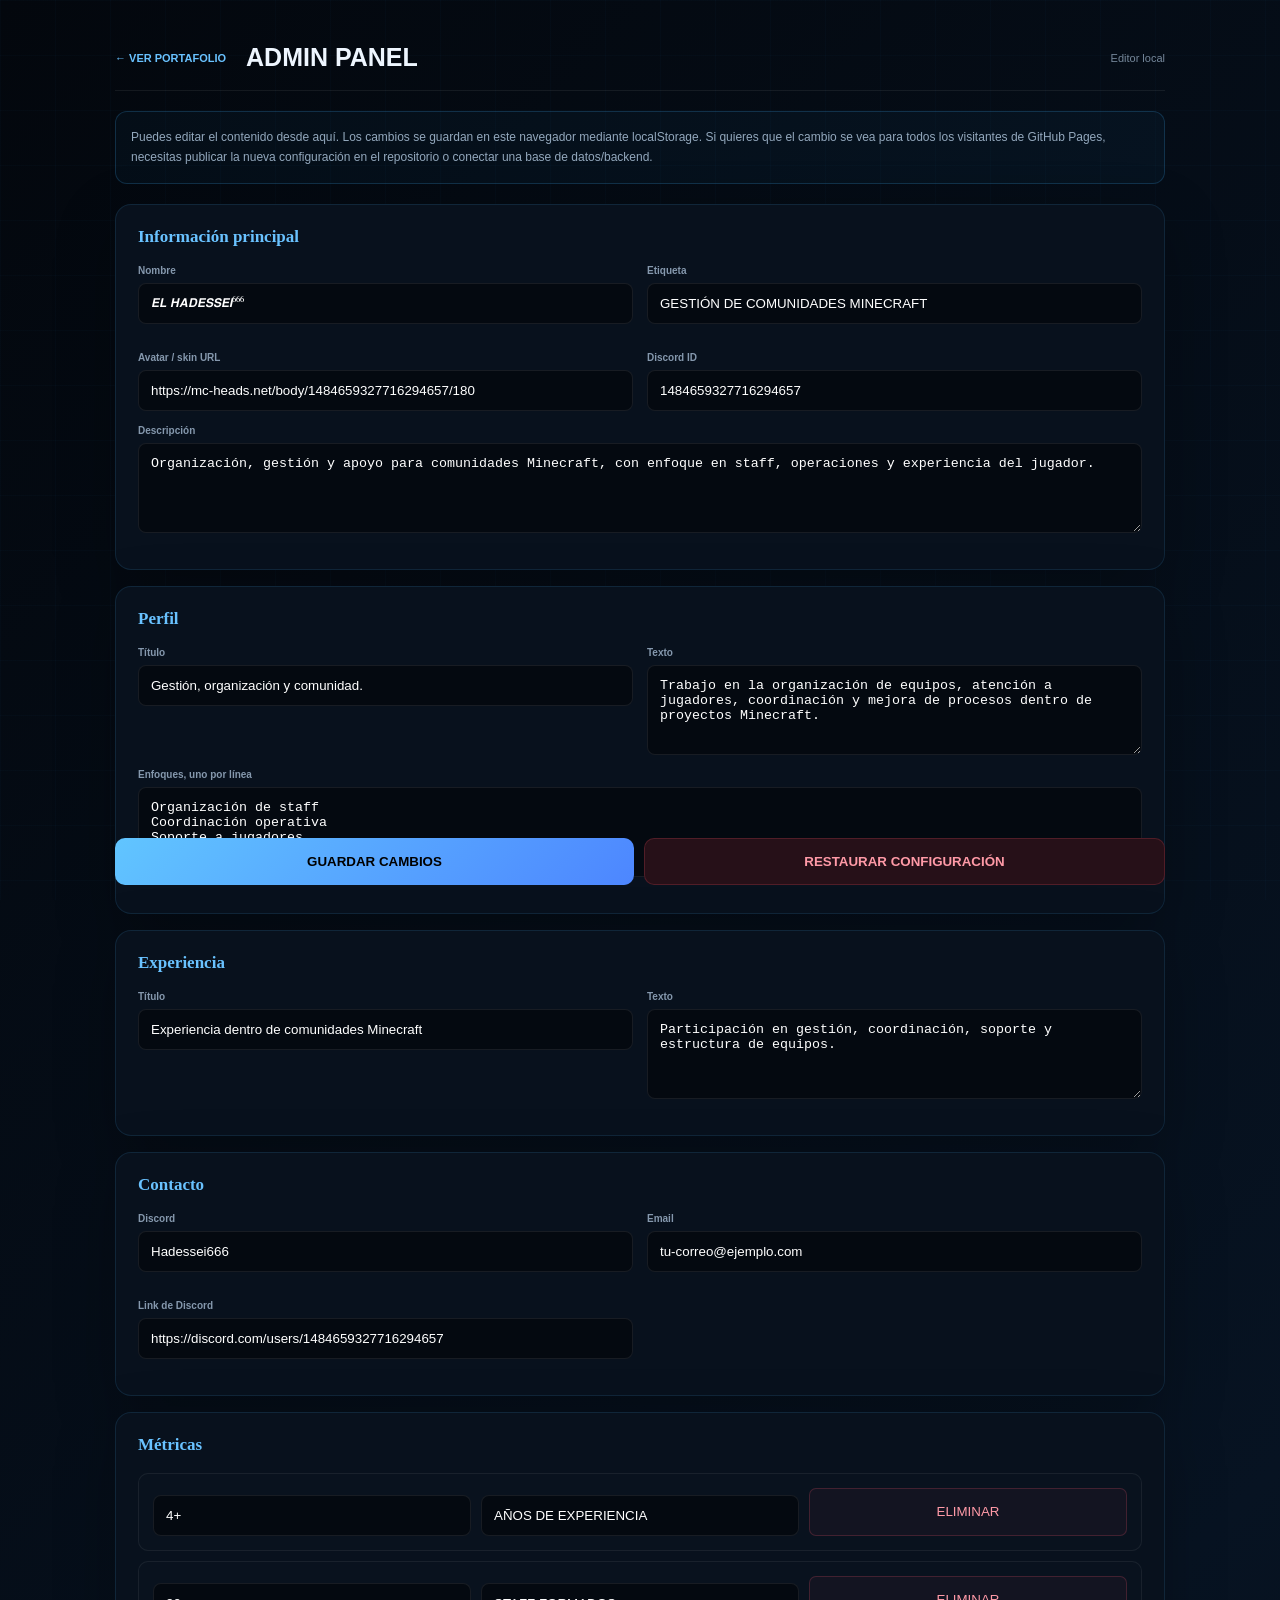
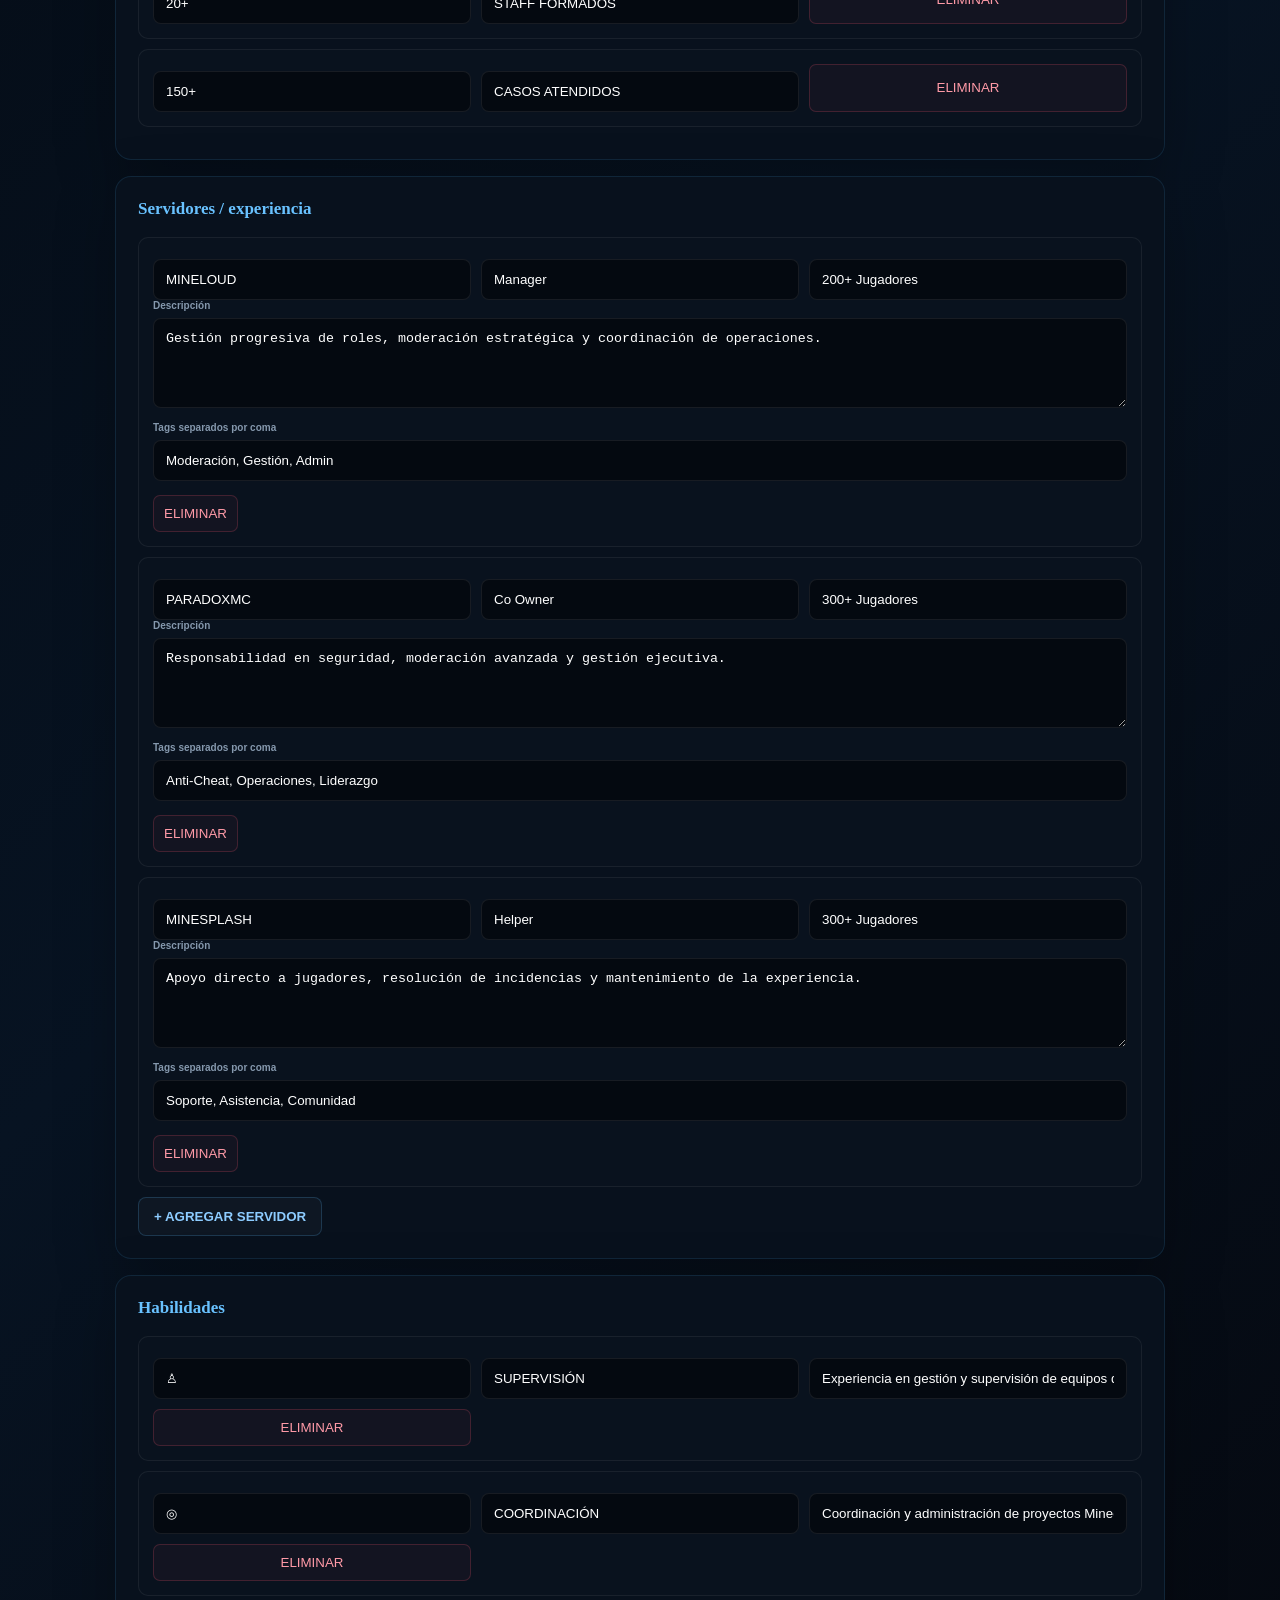
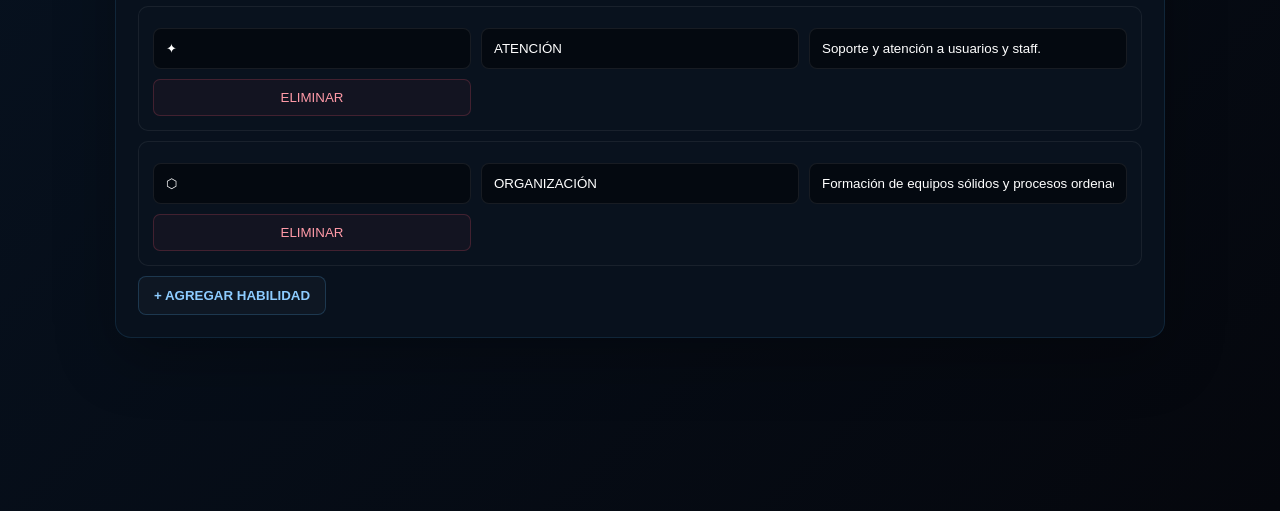
<file: admin.html>
<!DOCTYPE html>
<html lang="es">
<head>
  <meta charset="UTF-8">
  <meta name="viewport" content="width=device-width,initial-scale=1.0">
  <title>Admin — Hadessei Portfolio</title>
  <link rel="stylesheet" href="./admin.css">
</head>
<body>
  <div class="admin-wrap">
    <header>
      <a href="./index.html">← VER PORTAFOLIO</a>
      <h1>ADMIN PANEL</h1>
      <span>Editor local</span>
    </header>

    <div class="notice">
      Puedes editar el contenido desde aquí. Los cambios se guardan en este navegador mediante localStorage.
      Si quieres que el cambio se vea para todos los visitantes de GitHub Pages, necesitas publicar la nueva configuración en el repositorio o conectar una base de datos/backend.
    </div>

    <section class="panel">
      <h2>Información principal</h2>
      <div class="grid">
        <label>Nombre<input id="name"></label>
        <label>Etiqueta<input id="eyebrow"></label>
        <label>Avatar / skin URL<input id="avatar"></label>
        <label>Discord ID<input id="discordId"></label>
      </div>
      <label>Descripción<textarea id="description"></textarea></label>
    </section>

    <section class="panel">
      <h2>Perfil</h2>
      <div class="grid">
        <label>Título<input id="aboutTitle"></label>
        <label>Texto<textarea id="aboutText"></textarea></label>
      </div>
      <label>Enfoques, uno por línea<textarea id="focus"></textarea></label>
    </section>

    <section class="panel">
      <h2>Experiencia</h2>
      <div class="grid">
        <label>Título<input id="experienceTitle"></label>
        <label>Texto<textarea id="experienceText"></textarea></label>
      </div>
    </section>

    <section class="panel">
      <h2>Contacto</h2>
      <div class="grid">
        <label>Discord<input id="discord"></label>
        <label>Email<input id="email"></label>
        <label>Link de Discord<input id="contactLink"></label>
      </div>
    </section>

    <section class="panel">
      <h2>Métricas</h2>
      <div id="statsEditor"></div>
    </section>

    <section class="panel">
      <h2>Servidores / experiencia</h2>
      <div id="serversEditor"></div>
      <button class="secondary" id="addServer">+ AGREGAR SERVIDOR</button>
    </section>

    <section class="panel">
      <h2>Habilidades</h2>
      <div id="skillsEditor"></div>
      <button class="secondary" id="addSkill">+ AGREGAR HABILIDAD</button>
    </section>

    <div class="actions">
      <button id="save">GUARDAR CAMBIOS</button>
      <button id="reset" class="danger">RESTAURAR CONFIGURACIÓN</button>
    </div>

    <p id="result"></p>
  </div>

  <script src="./config.js"></script>
  <script src="./admin.js"></script>
</body>
</html>
</file>
<file: admin.css>
*{box-sizing:border-box}
body{margin:0;background:linear-gradient(135deg,#03070d,#071322 55%,#05070d);color:#eef6ff;font-family:Inter,Arial,sans-serif}
body:before{content:"";position:fixed;inset:0;pointer-events:none;background-image:linear-gradient(#4db4ff06 1px,transparent 1px),linear-gradient(90deg,#4db4ff06 1px,transparent 1px);background-size:55px 55px}
.admin-wrap{width:min(1050px,calc(100% - 28px));margin:25px auto 80px;position:relative}
header{display:flex;align-items:center;gap:20px;padding:18px 0;border-bottom:1px solid #ffffff12}
header a{color:#69c2ff;text-decoration:none;font-size:11px;font-weight:900}
header h1{font:800 25px "Space Grotesk",Arial,sans-serif;margin:0;flex:1}
header span{color:#75879a;font-size:11px}
.notice{margin:20px 0;padding:15px;border:1px solid #3faeff33;background:#3faeff0a;color:#93a8bd;border-radius:12px;font-size:12px;line-height:1.7}
.panel{background:#08111d;box-shadow:0 20px 60px #0004;border:1px solid #4db4ff20;border-radius:16px;padding:22px;margin:16px 0}
.panel h2{font:700 17px "Space Grotesk";margin:0 0 18px;color:#69c2ff}
.grid{display:grid;grid-template-columns:1fr 1fr;gap:14px}
label{display:block;color:#8598ad;font-size:10px;font-weight:800;margin-bottom:14px}
input,textarea{display:block;width:100%;margin-top:7px;background:#040910;color:#fff;border:1px solid #ffffff14;border-radius:8px;padding:12px;outline:none}
input:focus,textarea:focus{border-color:#55baff66;box-shadow:0 0 0 3px #55baff0b}
textarea{min-height:90px;resize:vertical}
.editor{border:1px solid #ffffff10;border-radius:10px;padding:14px;margin:10px 0;background:#ffffff02}
.editor-grid{display:grid;grid-template-columns:repeat(3,1fr);gap:10px}
.editor button.remove{background:#ff526d0b;color:#ff9aa7;border:1px solid #ff5a6d33;padding:10px;border-radius:7px;cursor:pointer}
.secondary{background:#ffffff07;color:#8dccff;border:1px solid #55baff33;padding:11px 15px;border-radius:8px;font-weight:800}
.actions{display:flex;gap:10px;position:sticky;bottom:15px}
.actions button{flex:1;padding:15px;border:0;border-radius:10px;background:linear-gradient(135deg,#61c5ff,#4d86ff);font-weight:900;cursor:pointer}
.actions .danger{background:#261018;color:#ff9aa7;border:1px solid #ff526433}
#result{text-align:center;color:#69c2ff;font-size:12px;min-height:18px}
@media(max-width:650px){.grid,.editor-grid{grid-template-columns:1fr}header{flex-wrap:wrap}.actions{flex-direction:column}}
</file>
